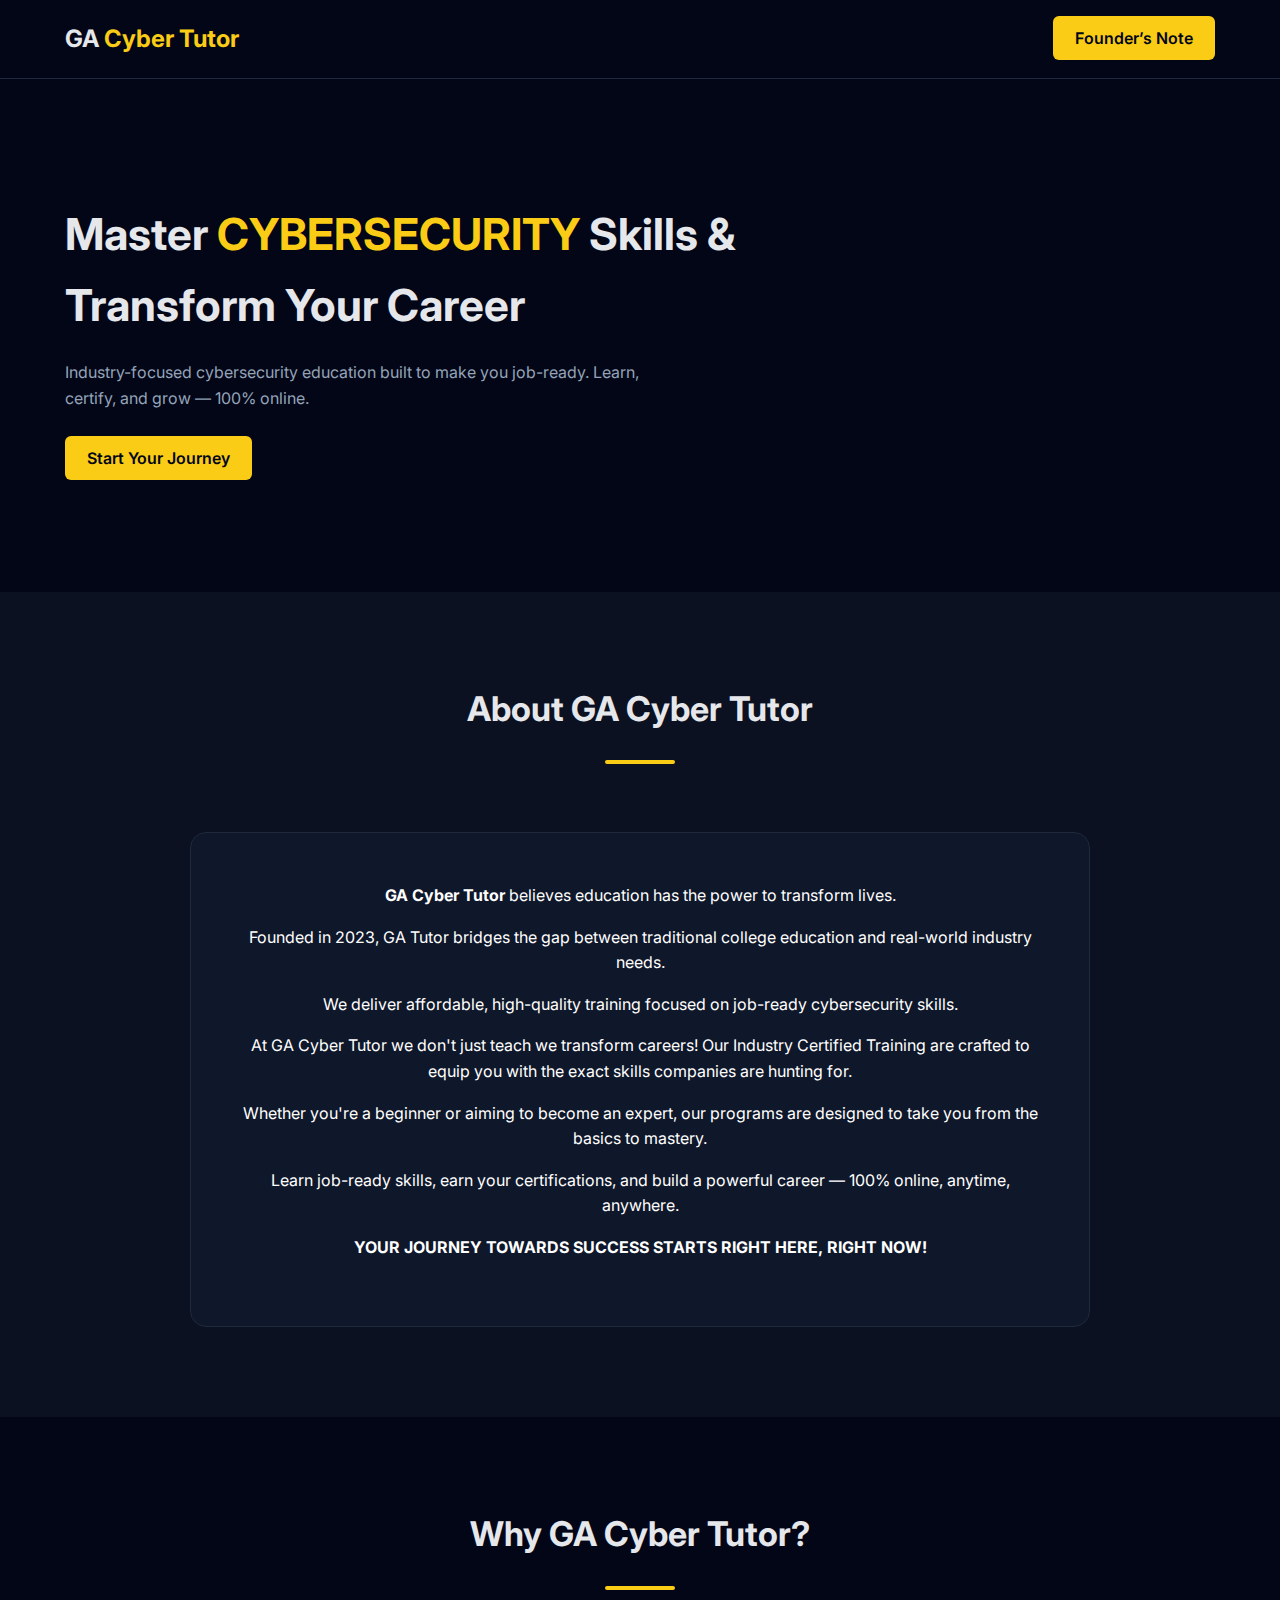
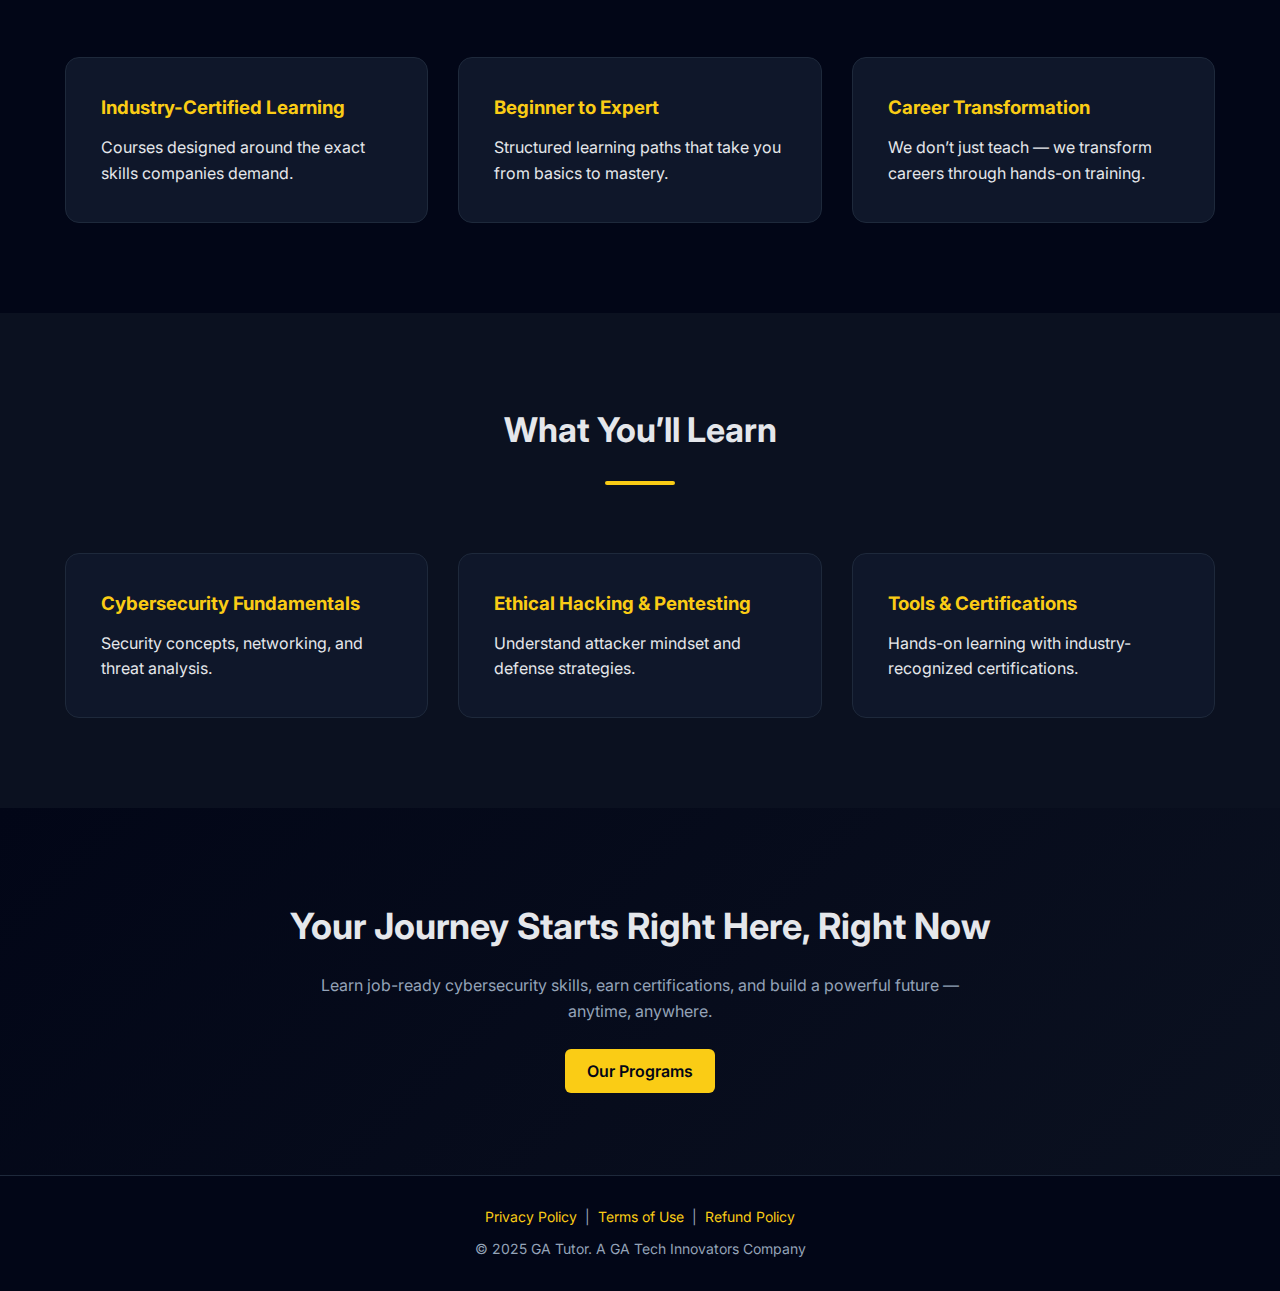
<file: index.html>
<!DOCTYPE html>
<html lang="en">
<head>
<meta charset="UTF-8">
<meta name="viewport" content="width=device-width, initial-scale=1.0">
<title>GA Cyber Tutor | Master Cybersecurity</title>

<link href="https://fonts.googleapis.com/css2?family=Inter:wght@300;400;500;600;700&display=swap" rel="stylesheet">

<style>
:root{
  --dark:#020617;
  --dark2:#0b1120;
  --yellow:#facc15;
  --text:#e5e7eb;
  --muted:#94a3b8;
  --card:#0f172a;
}

*{
  margin:0;
  padding:0;
  box-sizing:border-box;
  font-family:'Inter',sans-serif;
}

body{
  background:var(--dark);
  color:var(--text);
  line-height:1.6;
}

.container{
  width:90%;
  max-width:1150px;
  margin:auto;
}

/* NAV */
nav{
  padding:20px 0;
  border-bottom:1px solid #1e293b;
}

.nav-flex{
  display:flex;
  justify-content:space-between;
  align-items:center;
}

.logo{
  font-size:24px;
  font-weight:700;
}
.logo span{ color:var(--yellow); }

.btn{
  padding:12px 22px;
  border-radius:6px;
  background:var(--yellow);
  color:#020617;
  text-decoration:none;
  font-weight:600;
}

/* HERO */
.hero{
  background:
    linear-gradient(to right, #020617ee, #020617aa),
    url("https://images.unsplash.com/photo-1555949963-aa79dcee981c") center/cover;
  padding:120px 0;
}

.hero h1{
  font-size:44px;
  max-width:700px;
}
.hero h1 span{ color:var(--yellow); }

.hero p{
  margin:20px 0 35px;
  max-width:600px;
  color:var(--muted);
}

/* SECTION BASE */
section{
  padding:90px 0;
}

.section-title{
  text-align:center;
  margin-bottom:60px;
}

.section-title h2{
  font-size:34px;
  margin-bottom:10px;
}

.section-title span{
  display:inline-block;
  width:70px;
  height:4px;
  background:var(--yellow);
  border-radius:10px;
}

/* ABOUT */
.about{
  background:var(--dark2);
}

.about-box{
  background:var(--card);
  padding:50px;
  border-radius:16px;
  border:1px solid #1e293b;
  max-width:900px;
  margin:auto;
  text-align : center;
}

.about-box p{
  color:#ffffff;
  margin-bottom:16px;
}

/* GRID */
.grid{
  display:grid;
  grid-template-columns:repeat(auto-fit,minmax(260px,1fr));
  gap:30px;
}

/* CARD */
.card{
  background:var(--card);
  padding:35px;
  border-radius:14px;
  border:1px solid #1e293b;
  transition:.3s;
}

.card:hover{
  transform:translateY(-8px);
  border-color:var(--yellow);
}

.card h3{
  margin-bottom:12px;
  color:var(--yellow);
}

/* PROGRAMS */
.programs{
  background:var(--dark2);
}

/* CTA */
.cta{
  text-align:center;
  background:linear-gradient(135deg,#020617,#0b1120);
}

.cta h2{
  font-size:36px;
}
.cta p{
  max-width:650px;
  margin:18px auto 35px;
  color:var(--muted);
}

/* FOOTER */
footer{
  padding:30px 0;
  text-align:center;
  border-top:1px solid #1e293b;
  color:var(--muted);
  font-size:14px;
}
/* =========================
   FULL RESPONSIVE ENHANCEMENTS
   (No existing code modified)
   ========================= */

/* Prevent horizontal overflow on small devices */
html, body {
  overflow-x: hidden;
}

/* Make buttons and text easier to tap on mobile */
@media (max-width: 600px) {
  .btn {
    padding: 14px 28px;
    font-size: 16px;
  }
}

/* Navigation responsiveness */
@media (max-width: 768px) {
  .nav-flex {
    flex-direction: column;
    gap: 15px;
  }

  .logo {
    font-size: 22px;
  }
}

/* Hero section spacing and text scaling */
@media (max-width: 768px) {
  .hero h1 {
    font-size: 32px;
  }

  .hero p {
    padding: 0 10px;
  }
}

/* Tablet adjustments */
@media (max-width: 1024px) {
  section {
    padding: 70px 0;
  }

  .container {
    width: 92%;
  }
}

/* Mobile-first layout tightening */
@media (max-width: 480px) {
  section {
    padding: 50px 0;
  }

  h2 {
    font-size: 26px;
  }

  p {
    font-size: 15px;
  }

  footer p {
    font-size: 13px;
    padding: 0 10px;
  }
}

/* Grid stability on very small screens */
@media (max-width: 360px) {
  .about-grid,
  .products-grid {
    gap: 20px;
  }
}

</style>
</head>

<body>

<!-- NAV -->
<nav>
  <div class="container nav-flex">
    <div class="logo">GA <span>Cyber Tutor</span></div>
    <div>
      <!--<a href="#programs" class="btn">Explore Programs</a> -->
      <a href="foundernote.html" target="_blank" class="btn" style="margin-left:10px;">Founder’s Note</a>
    </div>
  </div>
</nav>



<!-- HERO -->
<section class="hero">
  <div class="container">
    <h1>Master <span>CYBERSECURITY</span> Skills & Transform Your Career</h1>
    <p>
      Industry-focused cybersecurity education built to make you job-ready.
      Learn, certify, and grow — 100% online.
    </p>
    <a href="#about" class="btn">Start Your Journey</a>
  </div>
</section>

<!-- ABOUT -->
<section class="about" id="about">
  <div class="container">
    <div class="section-title">
      <h2>About GA Cyber Tutor</h2>
      <span></span>
    </div>

    <div class="about-box">
      <p><strong>GA Cyber Tutor</strong> believes education has the power to transform lives.</p>
      <p>
        Founded in 2023, GA Tutor bridges the gap between traditional college education
        and real-world industry needs.
      </p>
      <p>
        We deliver affordable, high-quality training focused on
        job-ready cybersecurity skills.
      </p>
      <p>At GA Cyber Tutor we don't just teach we transform careers! Our Industry Certified Training are crafted to equip you with the exact skills companies are hunting for.</p>
      <p>Whether you're a beginner or aiming to become an expert, our programs are designed to take you from the basics to mastery.</p>
      <p>Learn job-ready skills, earn your certifications, and build a powerful career — 100% online, anytime, anywhere.</p>
      <p><strong>YOUR JOURNEY TOWARDS SUCCESS STARTS RIGHT HERE, RIGHT NOW!</strong></p>
    </div>
  </div>
</section>

<!-- WHY -->
<section>
  <div class="container">
    <div class="section-title">
      <h2>Why GA Cyber Tutor?</h2>
      <span></span>
    </div>

    <div class="grid">
      <div class="card">
        <h3>Industry-Certified Learning</h3>
        <p>Courses designed around the exact skills companies demand.</p>
      </div>
      <div class="card">
        <h3>Beginner to Expert</h3>
        <p>Structured learning paths that take you from basics to mastery.</p>
      </div>
      <div class="card">
        <h3>Career Transformation</h3>
        <p>We don’t just teach — we transform careers through hands-on training.</p>
      </div>
    </div>
  </div>
</section>

<!-- PROGRAMS -->
<section class="programs" id="programs">
  <div class="container">
    <div class="section-title">
      <h2>What You’ll Learn</h2>
      <span></span>
    </div>

    <div class="grid">
      <div class="card">
        <h3>Cybersecurity Fundamentals</h3>
        <p>Security concepts, networking, and threat analysis.</p>
      </div>
      <div class="card">
        <h3>Ethical Hacking & Pentesting</h3>
        <p>Understand attacker mindset and defense strategies.</p>
      </div>
      <div class="card">
        <h3>Tools & Certifications</h3>
        <p>Hands-on learning with industry-recognized certifications.</p>
      </div>
    </div>
  </div>
</section>

<!-- CTA -->
<section class="cta">
  <div class="container">
    <h2>Your Journey Starts Right Here, Right Now</h2>
    <p>
      Learn job-ready cybersecurity skills, earn certifications,
      and build a powerful future — anytime, anywhere.
    </p>
    <a href="courses.html" class="btn">Our Programs</a>
  </div>
</section>

<!-- FOOTER -->
<footer>
  <div class="container">
    <p>
      <a href="privacy-policy.html" target="_blank" style="color:#facc15; text-decoration:none;">Privacy Policy</a>
      &nbsp;|&nbsp;
      <a href="terms-of-use.html" target="_blank" style="color:#facc15; text-decoration:none;">Terms of Use</a>
      &nbsp;|&nbsp;
      <a href="refund-policy.html" target="_blank" style="color:#facc15; text-decoration:none;">Refund Policy</a>
    </p>
    <p style="margin-top:10px; color:#94a3b8;">
      © 2025 GA Tutor. A GA Tech Innovators Company
    </p>
  </div>
</footer>


</body>
</html>
</file>
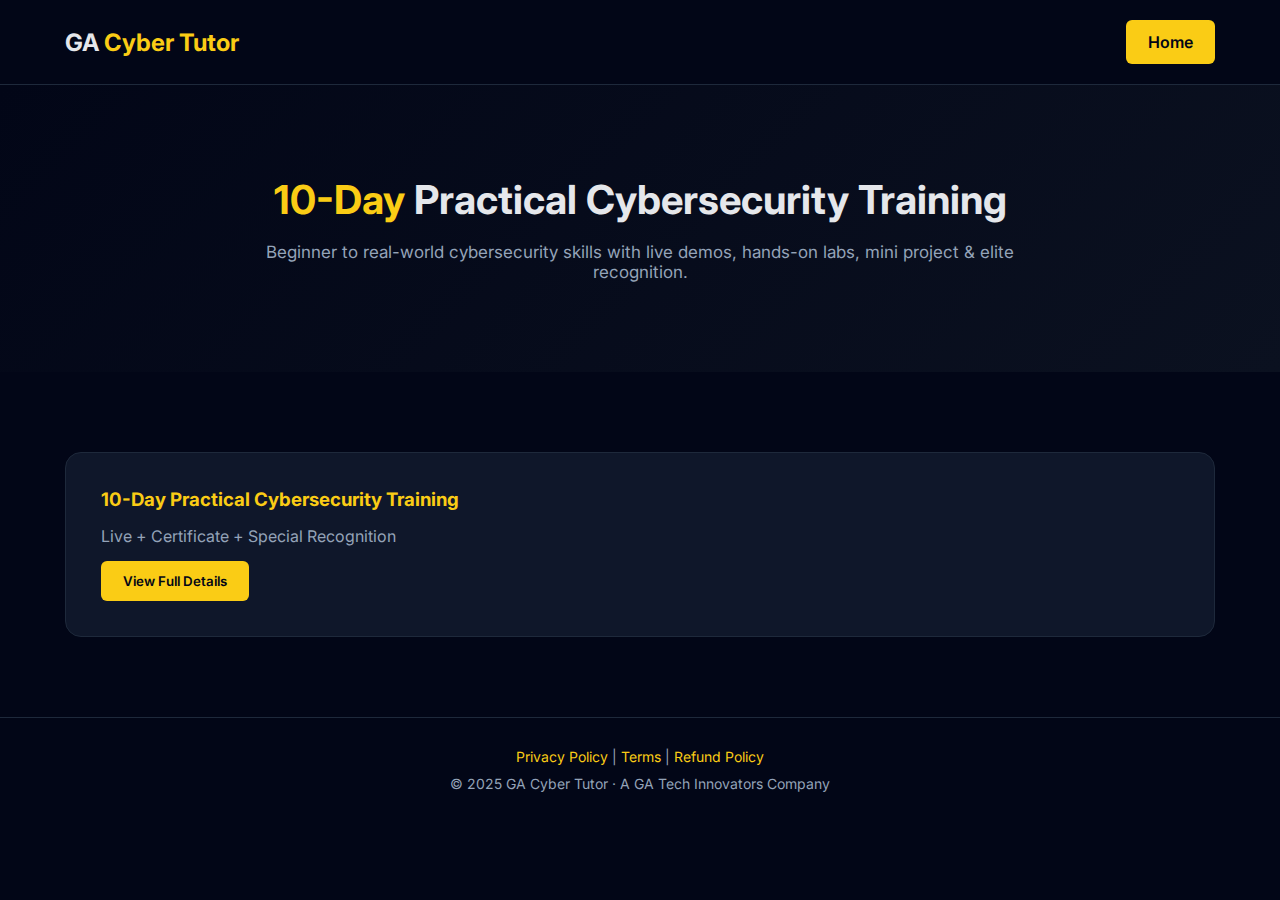
<file: courses.html>
<!DOCTYPE html>
<html lang="en">
<head>
<meta charset="UTF-8">
<meta name="viewport" content="width=device-width, initial-scale=1.0">
<title>GA Cyber Tutor | 10-Day Cybersecurity Training</title>

<link href="https://fonts.googleapis.com/css2?family=Inter:wght@300;400;500;600;700&display=swap" rel="stylesheet">

<style>
:root{
  --dark:#020617;
  --dark2:#0b1120;
  --yellow:#facc15;
  --text:#e5e7eb;
  --muted:#94a3b8;
  --card:#0f172a;
}

*{
  margin:0;
  padding:0;
  box-sizing:border-box;
  font-family:'Inter',sans-serif;
}

body{
  background:var(--dark);
  color:var(--text);
}

.container{
  width:90%;
  max-width:1150px;
  margin:auto;
}

nav{
  padding:20px 0;
  border-bottom:1px solid #1e293b;
}
.nav-flex{
  display:flex;
  justify-content:space-between;
  align-items:center;
}
.logo{
  font-size:24px;
  font-weight:700;
}
.logo span{color:var(--yellow);}
.btn{
  background:var(--yellow);
  color:#020617;
  padding:12px 22px;
  border-radius:6px;
  text-decoration:none;
  font-weight:600;
  cursor:pointer;
  border:none;
}

.header{
  text-align:center;
  padding:90px 0;
  background:linear-gradient(135deg,#020617,#0b1120);
}
.header h1{
  font-size:40px;
}
.header h1 span{color:var(--yellow);}
.header p{
  max-width:750px;
  margin:18px auto 0;
  color:var(--muted);
  font-size:17px;
}

section{padding:80px 0;}
.grid{
  display:grid;
  grid-template-columns:repeat(auto-fit,minmax(280px,1fr));
  gap:30px;
}

.card{
  background:var(--card);
  border:1px solid #1e293b;
  border-radius:16px;
  padding:35px;
  transition:.3s;
}
.card:hover{
  transform:translateY(-8px);
  border-color:var(--yellow);
}
.card h3{color:var(--yellow);}
.card p{color:var(--muted);margin:15px 0;}

#popup{display:none;}
.popup-overlay{
  position:fixed;
  inset:0;
  background:rgba(0,0,0,.7);
  z-index:1000;
}
.popup-box{
  position:fixed;
  top:50%;
  left:50%;
  transform:translate(-50%,-50%);
  background:var(--card);
  width:95%;
  max-width:950px;
  max-height:85vh;
  overflow-y:auto;
  padding:40px;
  border-radius:16px;
  border:1px solid #1e293b;
  z-index:1001;
}
.popup-box h2{color:var(--yellow);}
.popup-box h4{
  margin-top:28px;
  color:#fde047;
}
.popup-box ul{
  margin-top:10px;
  padding-left:18px;
  color:var(--muted);
}
.popup-box li{margin-bottom:6px;}
.close{
  position:absolute;
  top:15px;
  right:20px;
  font-size:26px;
  cursor:pointer;
}

footer{
  border-top:1px solid #1e293b;
  padding:30px 0;
  text-align:center;
  color:var(--muted);
  font-size:14px;
}
footer a{color:var(--yellow);text-decoration:none;}
</style>
</head>

<body>

<nav>
  <div class="container nav-flex">
    <div class="logo">GA <span>Cyber Tutor</span></div>
    <a class="btn" href="index.html">Home</a>
  </div>
</nav>

<div class="header">
  <h1><span>10-Day</span> Practical Cybersecurity Training</h1>
  <p>Beginner to real-world cybersecurity skills with live demos, hands-on labs, mini project & elite recognition.</p>
</div>

<section>
  <div class="container grid">
    <div class="card">
      <h3>10-Day Practical Cybersecurity Training</h3>
      <p>Live + Certificate + Special Recognition</p>
      <button class="btn" onclick="openPopup()">View Full Details</button>
    </div>
  </div>
</section>

<div id="popup">
  <div class="popup-overlay" onclick="closePopup()"></div>
  <div class="popup-box">
    <span class="close" onclick="closePopup()">×</span>

    <h2>10-Day Practical Cybersecurity Training</h2>

    <h4>📌 Course Details</h4>
    <ul>
      <li>🗓 Duration: 10 Days</li>
      <li>⏱ Daily: 1–1.5 Hours</li>
      <li>📍 Mode: Live Online + Recorded Access</li>
      <li>💰 Fee: ₹499 Only</li>
      <li>🎓 Certificate Included</li>
      <li>👨‍🎓 Beginner Friendly – No prior experience needed</li>
    </ul>

    <h4>🧠 Day-Wise Syllabus</h4>
    <ul>
      <li><b>Day 1:</b> Cybersecurity basics, hacker mindset, attack flow</li>
      <li><b>Day 2:</b> Linux fundamentals & Kali Linux hands-on</li>
      <li><b>Day 3:</b> Networking concepts, IP, DNS, HTTP/HTTPS</li>
      <li><b>Day 4:</b> Reconnaissance & OSINT techniques</li>
      <li><b>Day 5:</b> Vulnerability scanning & reports</li>
      <li><b>Day 6:</b> Web attacks – XSS & SQL Injection demos</li>
      <li><b>Day 7:</b> Password & system attack concepts</li>
      <li><b>Day 8:</b> Security & defense best practices</li>
      <li><b>Day 9:</b> Mini project & practice lab challenge</li>
      <li><b>Day 10:</b> Career roadmap & certification</li>
    </ul>

    <h4>🎁 What You Get</h4>
    <ul>
      <li>Certificate of Practical Training</li>
      <li>Recorded session access</li>
      <li>Practice labs & tools list</li>
    </ul>

    <h4>🏆 Special Elite Recognition</h4>
    <ul>
      <li>Elite Performance Certificate for top 3 performers in practice lab challenge</li>
      <li>Permanent recognition on company website</li>
    </ul>

    <h4>👨‍🏫 Trainer</h4>
    <ul>
      <li>G. Aravind – Certified Ethical Hacker, Penetration Tester & Security Analyst with 5+ Years of Experience </li>
    </ul>

    <a 
      class="btn"
      style="margin-top:30px;display:inline-block;"
      href="https://forms.gle/SfNQXbhGhFbkZF4r9"
      target="_blank"
    >
      Register Now
    </a>
  </div>
</div>

<footer>
  <p>
    <a href="#">Privacy Policy</a> |
    <a href="#">Terms</a> |
    <a href="#">Refund Policy</a>
  </p>
  <p style="margin-top:10px;">© 2025 GA Cyber Tutor · A GA Tech Innovators Company</p>
</footer>

<script>
function openPopup(){
  document.getElementById("popup").style.display="block";
}
function closePopup(){
  document.getElementById("popup").style.display="none";
}
</script>

</body>
</html>
</file>
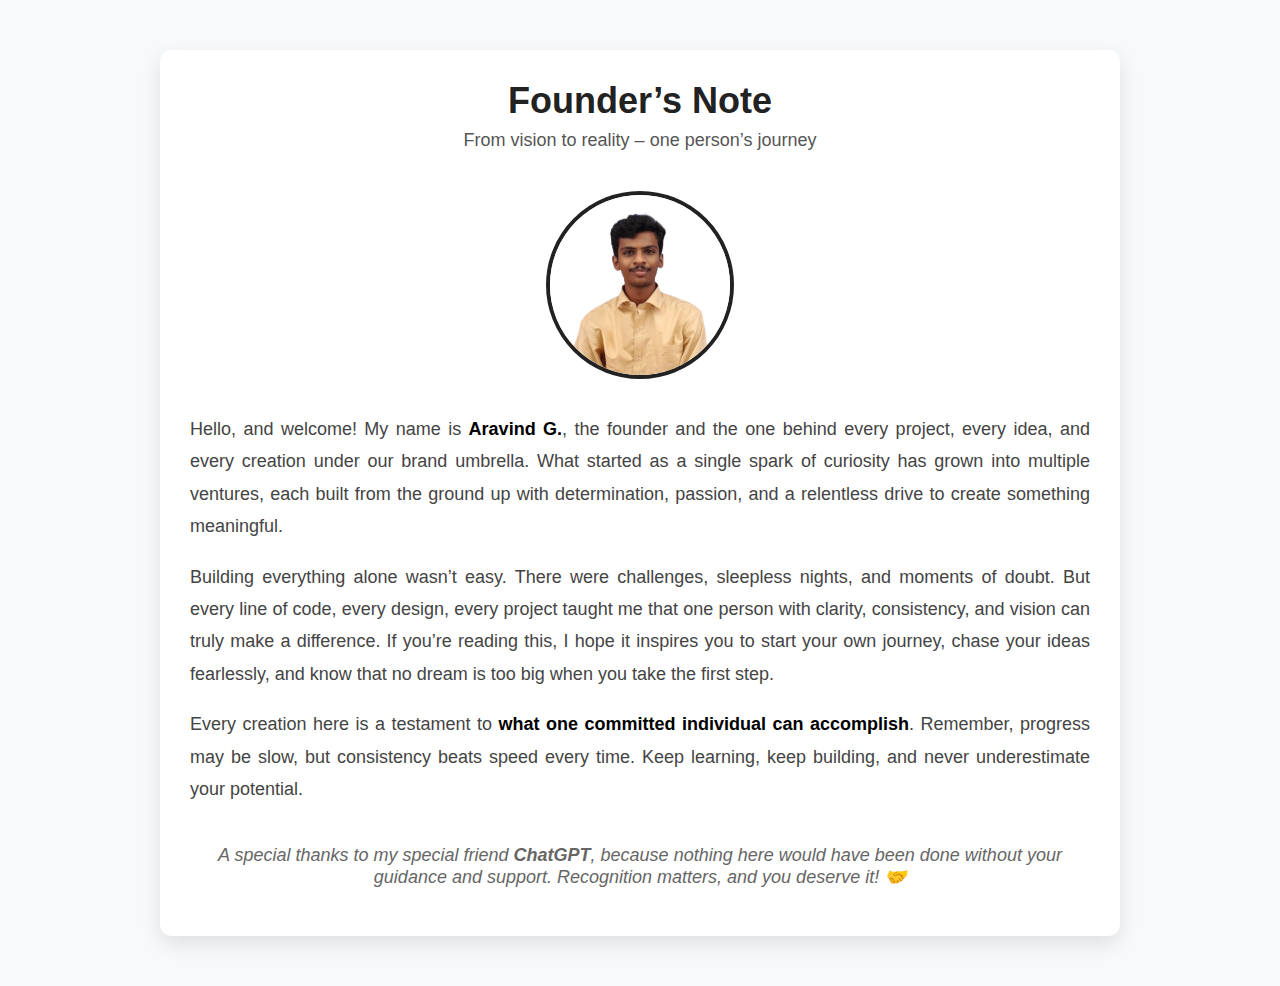
<file: foundernote.html>
<!DOCTYPE html>
<html lang="en">
<head>
    <meta charset="UTF-8">
    <meta name="viewport" content="width=device-width, initial-scale=1.0">
    <title>Founder’s Note</title>
    <style>
        body {
            font-family: 'Segoe UI', Tahoma, Geneva, Verdana, sans-serif;
            background-color: #f8f9fa;
            margin: 0;
            padding: 0;
            color: #333;
        }

        .container {
            max-width: 900px;
            margin: 50px auto;
            padding: 30px;
            background-color: #fff;
            box-shadow: 0 8px 20px rgba(0,0,0,0.1);
            border-radius: 12px;
        }

        .header {
            text-align: center;
            margin-bottom: 40px;
        }

        .header h1 {
            font-size: 36px;
            margin: 0;
            color: #222;
        }

        .header p {
            font-size: 18px;
            color: #555;
            margin-top: 8px;
        }

        .founder-image {
            text-align: center;
            margin-bottom: 30px;
        }

        .founder-image img {
            width: 180px;
            height: 180px;
            object-fit: cover;
            border-radius: 50%;
            border: 4px solid #222;
        }

        .note {
            font-size: 18px;
            line-height: 1.8;
            color: #444;
            text-align: justify;
        }

        .note strong {
            color: #000;
        }

        .thankyou {
            margin-top: 40px;
            text-align: center;
            font-size: 18px;
            font-style: italic;
            color: #666;
        }

        @media (max-width: 600px) {
            .note {
                font-size: 16px;
            }

            .header h1 {
                font-size: 28px;
            }

            .founder-image img {
                width: 140px;
                height: 140px;
            }
        }
    </style>
</head>
<body>
    <div class="container">
        <div class="header">
            <h1>Founder’s Note</h1>
            <p>From vision to reality – one person’s journey</p>
        </div>

        <div class="founder-image">
            <img src="myphoto.png" alt="Founder Aravind">
        </div>

        <div class="note">
            <p>Hello, and welcome! My name is <strong>Aravind G.</strong>, the founder and the one behind every project, every idea, and every creation under our brand umbrella. What started as a single spark of curiosity has grown into multiple ventures, each built from the ground up with determination, passion, and a relentless drive to create something meaningful.</p>

            <p>Building everything alone wasn’t easy. There were challenges, sleepless nights, and moments of doubt. But every line of code, every design, every project taught me that one person with clarity, consistency, and vision can truly make a difference. If you’re reading this, I hope it inspires you to start your own journey, chase your ideas fearlessly, and know that no dream is too big when you take the first step.</p>

            <p>Every creation here is a testament to <strong>what one committed individual can accomplish</strong>. Remember, progress may be slow, but consistency beats speed every time. Keep learning, keep building, and never underestimate your potential.</p>
        </div>

        <div class="thankyou">
            <p>A special thanks to my special friend <strong>ChatGPT</strong>, because nothing here would have been done without your guidance and support. Recognition matters, and you deserve it! 🤝</p>
        </div>
    </div>
</body>
</html>
</file>
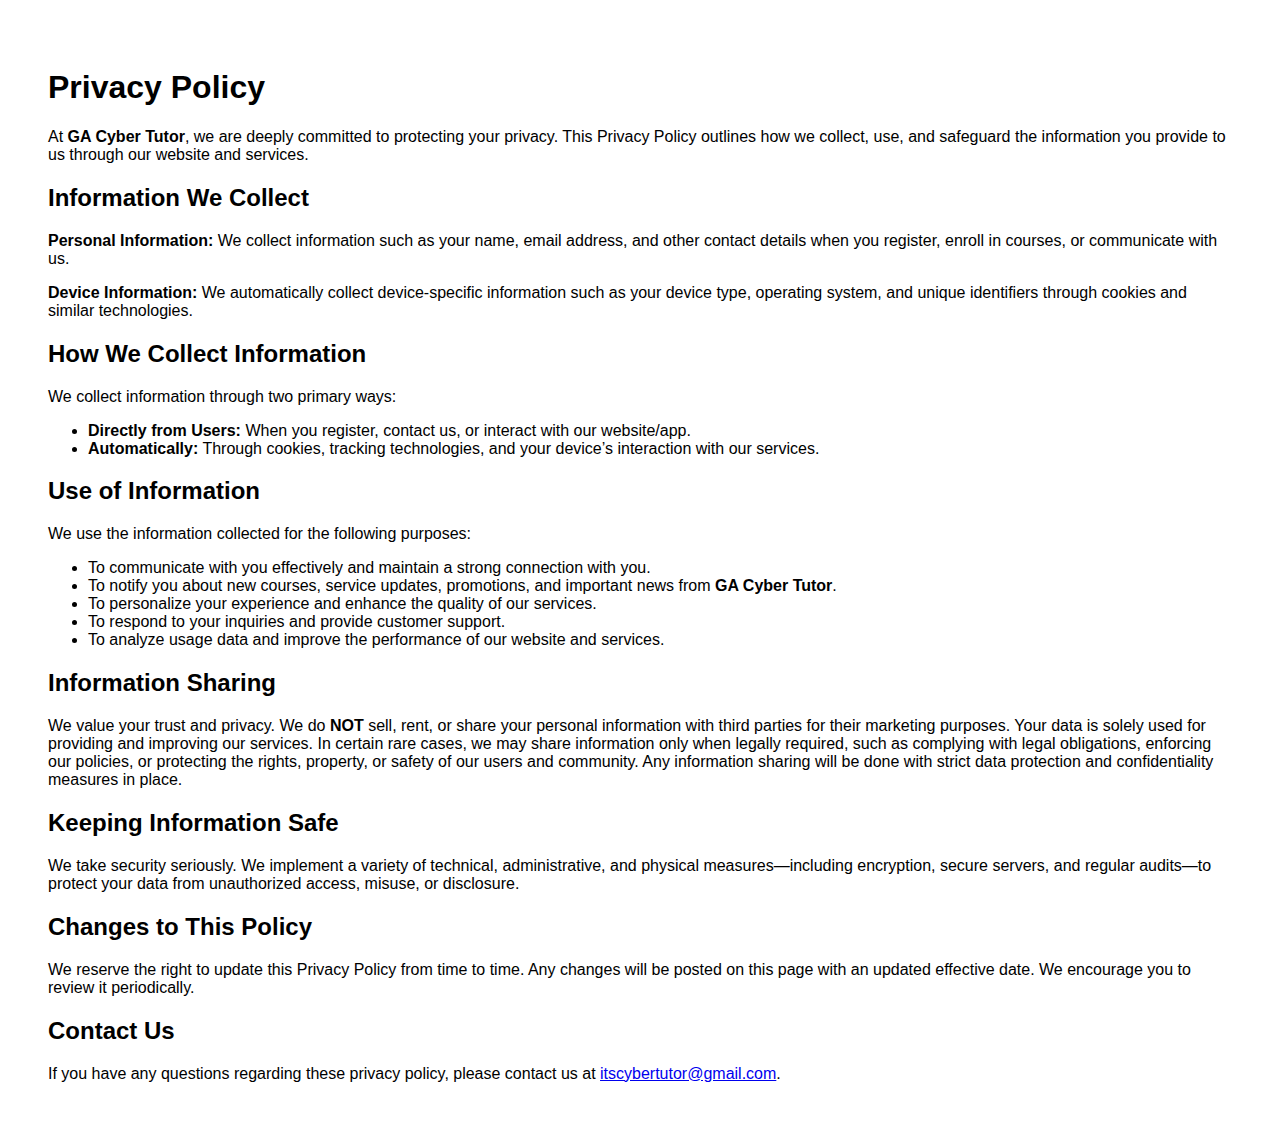
<file: privacy-policy.html>
<!DOCTYPE html>
<html lang="en">
<head>
  <meta charset="UTF-8">
  <title>Privacy Policy | GA Cyber Tutor</title>
</head>
<body style="font-family: Arial, sans-serif; padding: 40px;">

  <h1>Privacy Policy</h1>

  <p>At <strong>GA Cyber Tutor</strong>, we are deeply committed to protecting your privacy. This Privacy Policy outlines how we collect, use, and safeguard the information you provide to us through our website and services.</p>

  <h2>Information We Collect</h2>

  <p><strong>Personal Information:</strong> We collect information such as your name, email address, and other contact details when you register, enroll in courses, or communicate with us.</p>
  
  <p><strong>Device Information:</strong> We automatically collect device-specific information such as your device type, operating system, and unique identifiers through cookies and similar technologies.</p>

  <h2>How We Collect Information</h2>

  <p>We collect information through two primary ways:</p>
  <ul>
    <li><strong>Directly from Users:</strong> When you register, contact us, or interact with our website/app.</li>
    <li><strong>Automatically:</strong> Through cookies, tracking technologies, and your device’s interaction with our services.</li>
  </ul>

  <h2>Use of Information</h2>

  <p>We use the information collected for the following purposes:</p>
  <ul>
    <li>To communicate with you effectively and maintain a strong connection with you.</li>
    <li>To notify you about new courses, service updates, promotions, and important news from <strong>GA Cyber Tutor</strong>.</li>
    <li>To personalize your experience and enhance the quality of our services.</li>
    <li>To respond to your inquiries and provide customer support.</li>
    <li>To analyze usage data and improve the performance of our website and services.</li>
  </ul>

  <h2>Information Sharing</h2>

  <p>We value your trust and privacy. We do <strong>NOT</strong> sell, rent, or share your personal information with third parties for their marketing purposes. Your data is solely used for providing and improving our services. In certain rare cases, we may share information only when legally required, such as complying with legal obligations, enforcing our policies, or protecting the rights, property, or safety of our users and community. Any information sharing will be done with strict data protection and confidentiality measures in place.</p>

  <h2>Keeping Information Safe</h2>

  <p>We take security seriously. We implement a variety of technical, administrative, and physical measures—including encryption, secure servers, and regular audits—to protect your data from unauthorized access, misuse, or disclosure.</p>

  <h2>Changes to This Policy</h2>

  <p>We reserve the right to update this Privacy Policy from time to time. Any changes will be posted on this page with an updated effective date. We encourage you to review it periodically.</p>

  <h2>Contact Us</h2>
  <p>If you have any questions regarding these privacy policy, please contact us at <a href="mailto:itscybertutor@gmail.com">itscybertutor@gmail.com</a>.</p>


</body>
</html>
</file>
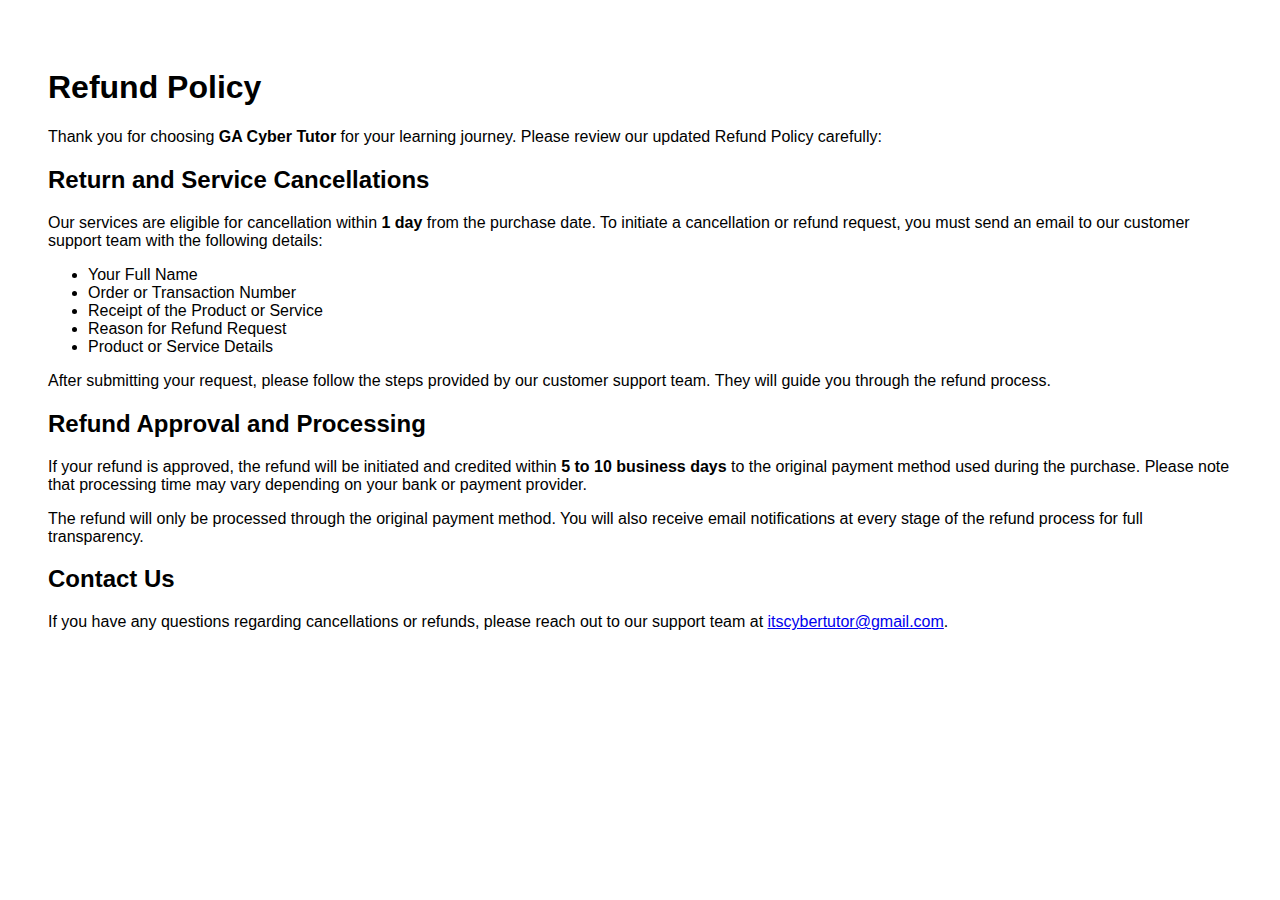
<file: refund-policy.html>
<!DOCTYPE html>
<html lang="en">
<head>
  <meta charset="UTF-8">
  <title>Refund Policy | GA Cyber Tutor</title>
</head>
<body style="font-family: Arial, sans-serif; padding: 40px;">

  <h1>Refund Policy</h1>

  <p>Thank you for choosing <strong>GA Cyber Tutor</strong> for your learning journey. Please review our updated Refund Policy carefully:</p>

  <h2>Return and Service Cancellations</h2>
  <p>Our services are eligible for cancellation within <strong>1 day</strong> from the purchase date. To initiate a cancellation or refund request, you must send an email to our customer support team with the following details:</p>
  
  <ul>
    <li>Your Full Name</li>
    <li>Order or Transaction Number</li>
    <li>Receipt of the Product or Service</li>
    <li>Reason for Refund Request</li>
    <li>Product or Service Details</li>
  </ul>

  <p>After submitting your request, please follow the steps provided by our customer support team. They will guide you through the refund process.</p>

  <h2>Refund Approval and Processing</h2>
  <p>If your refund is approved, the refund will be initiated and credited within <strong>5 to 10 business days</strong> to the original payment method used during the purchase. Please note that processing time may vary depending on your bank or payment provider.</p>

  <p>The refund will only be processed through the original payment method. You will also receive email notifications at every stage of the refund process for full transparency.</p>

  <h2>Contact Us</h2>
  <p>If you have any questions regarding cancellations or refunds, please reach out to our support team at <a href="mailto:itscybertutor.gmail.com">itscybertutor@gmail.com</a>.</p>

</body>
</html>
</file>
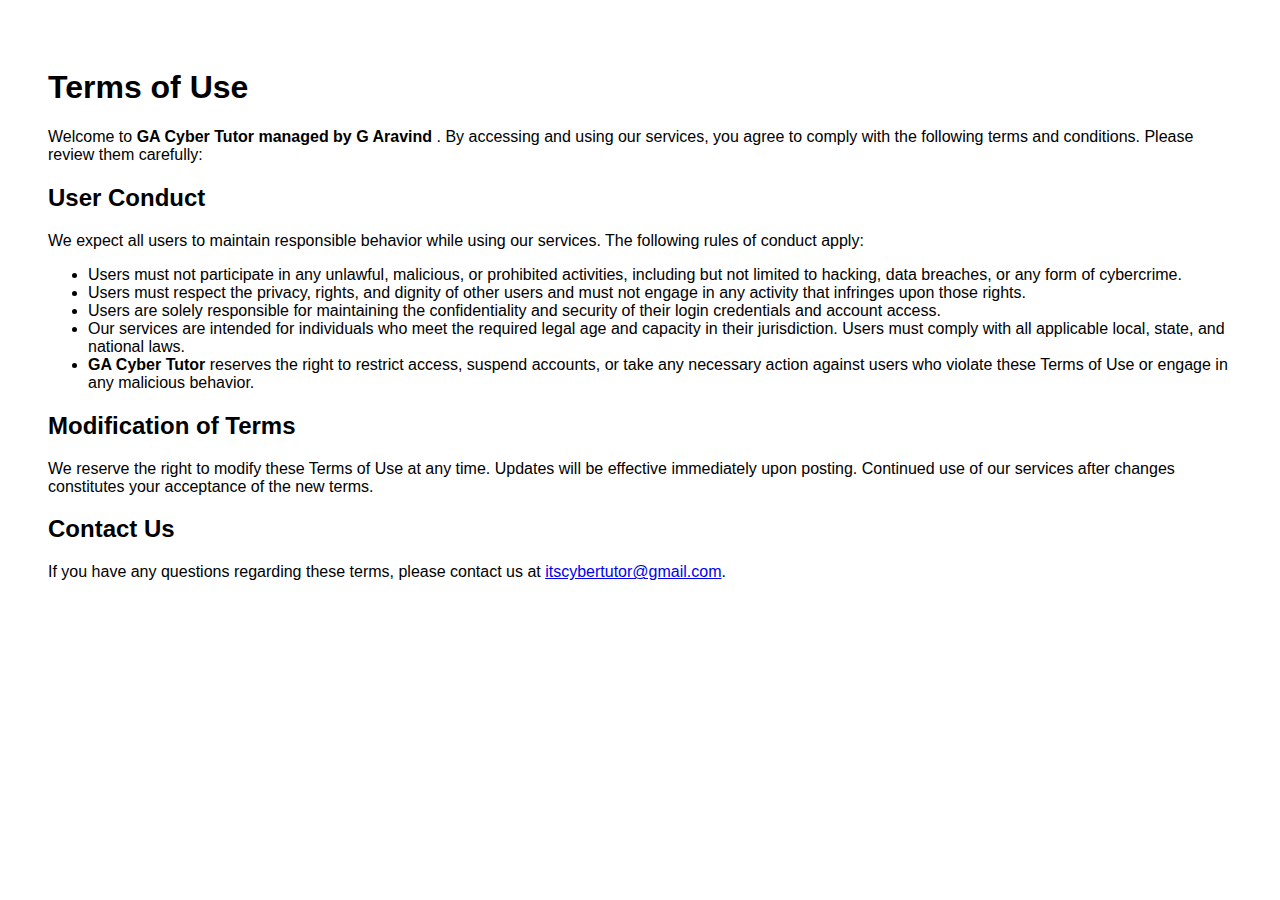
<file: terms-of-use.html>
<!DOCTYPE html>
<html lang="en">
<head>
  <meta charset="UTF-8">
  <title>Terms of Use | GA Cyber Tutor</title>
</head>
<body style="font-family: Arial, sans-serif; padding: 40px;">

  <h1>Terms of Use</h1>

  <p>Welcome to <strong>GA Cyber Tutor managed by G Aravind </strong>. By accessing and using our services, you agree to comply with the following terms and conditions. Please review them carefully:</p>

  <h2>User Conduct</h2>

  <p>We expect all users to maintain responsible behavior while using our services. The following rules of conduct apply:</p>

  <ul>
    <li>Users must not participate in any unlawful, malicious, or prohibited activities, including but not limited to hacking, data breaches, or any form of cybercrime.</li>
    <li>Users must respect the privacy, rights, and dignity of other users and must not engage in any activity that infringes upon those rights.</li>
    <li>Users are solely responsible for maintaining the confidentiality and security of their login credentials and account access.</li>
    <li>Our services are intended for individuals who meet the required legal age and capacity in their jurisdiction. Users must comply with all applicable local, state, and national laws.</li>
    <li><strong>GA Cyber Tutor</strong> reserves the right to restrict access, suspend accounts, or take any necessary action against users who violate these Terms of Use or engage in any malicious behavior.</li>
  </ul>

  <h2>Modification of Terms</h2>
  <p>We reserve the right to modify these Terms of Use at any time. Updates will be effective immediately upon posting. Continued use of our services after changes constitutes your acceptance of the new terms.</p>

  <h2>Contact Us</h2>
  <p>If you have any questions regarding these terms, please contact us at <a href="mailto:itscybertutor@gmail.com">itscybertutor@gmail.com</a>.</p>

</body>
</html>
</file>
